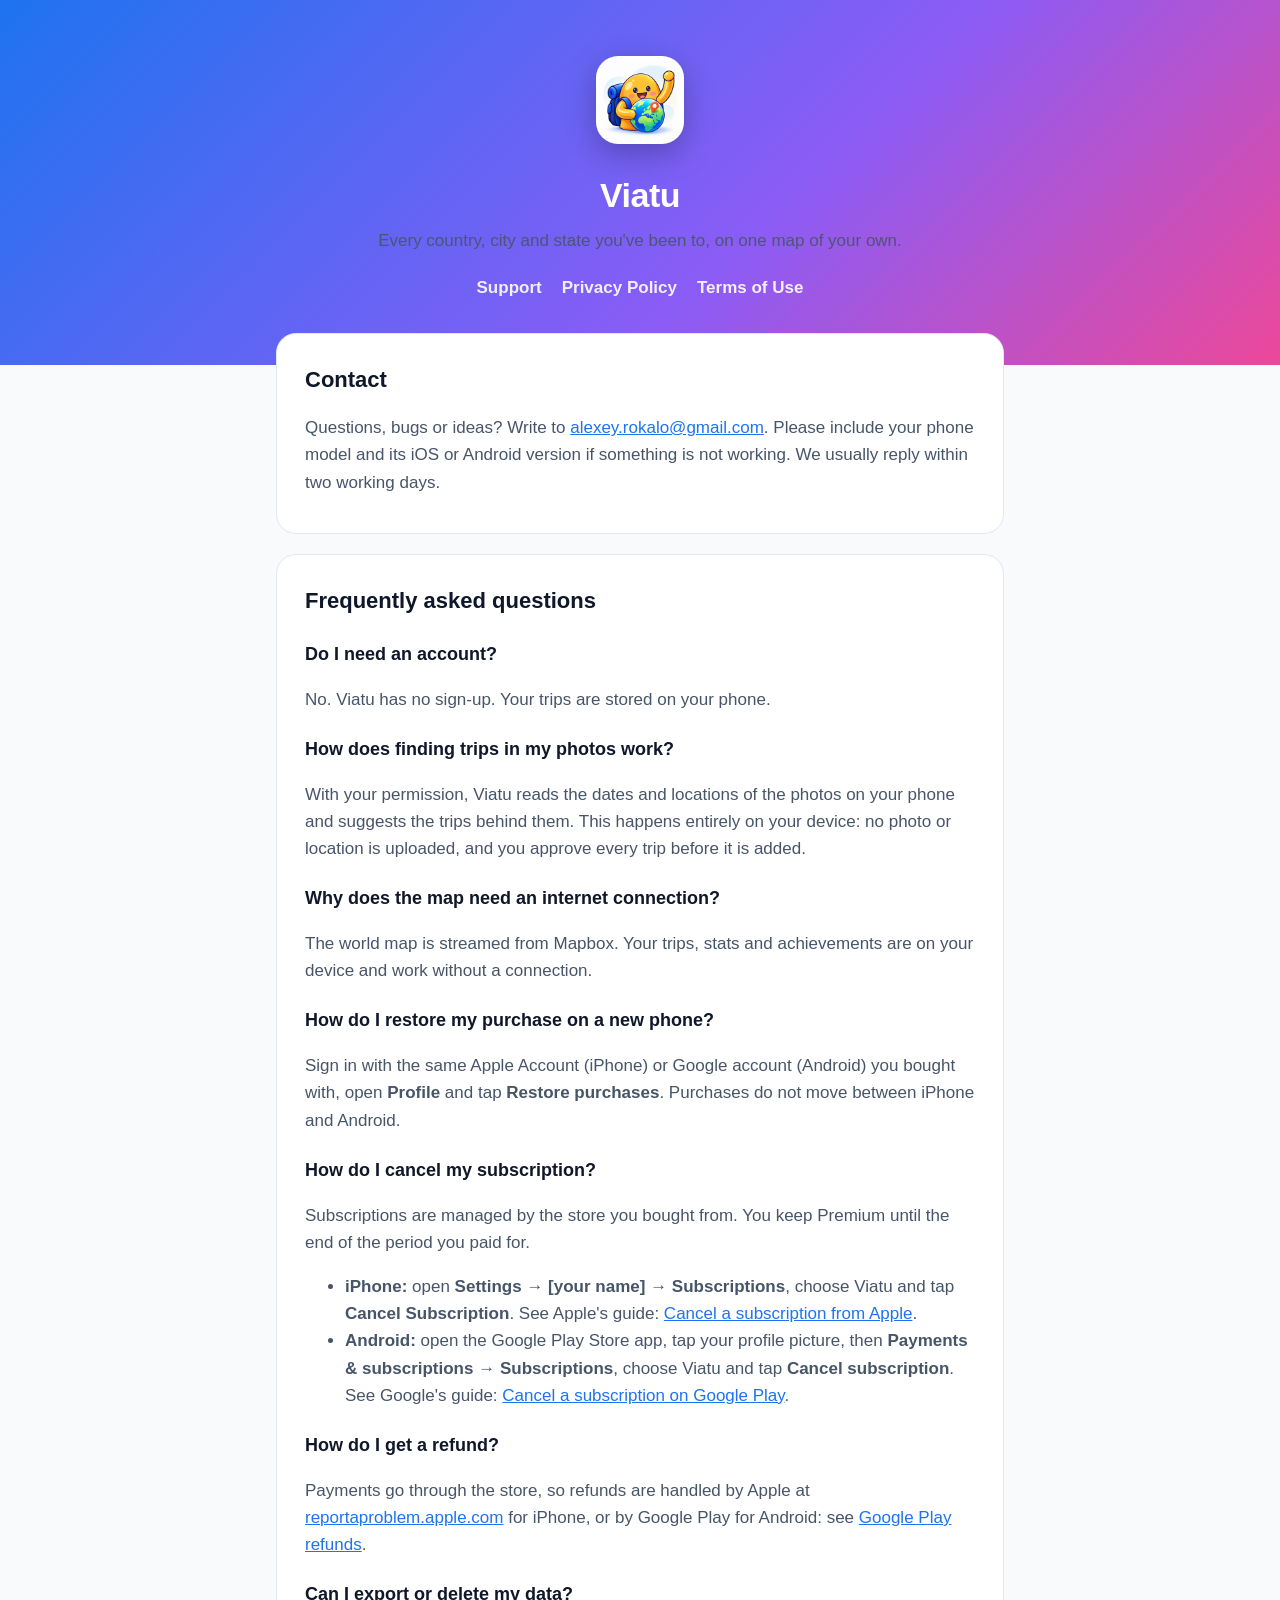
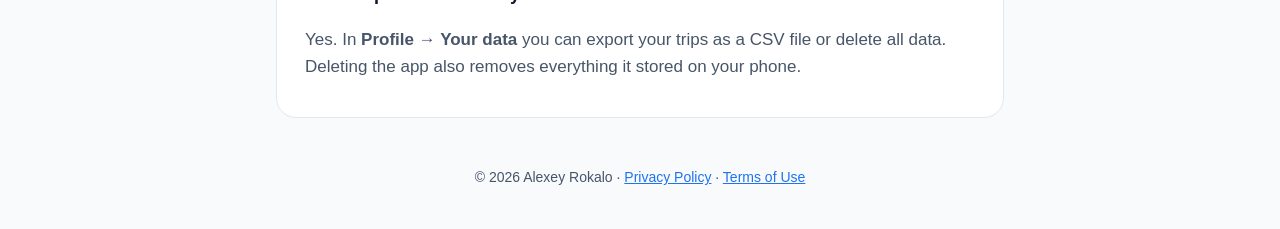
<file: index.html>
<!doctype html>
<html lang="en">
<head>
<meta charset="utf-8">
<meta name="viewport" content="width=device-width, initial-scale=1">
<title>Viatu: Travel Map &amp; Tracker — Support</title>
<meta name="description" content="Support for Viatu, the travel map and tracker for every country, city and state you've visited.">
<link rel="icon" href="icon.png">
<link rel="stylesheet" href="style.css">
</head>
<body>
<header>
  <img src="icon.png" alt="Viatu app icon">
  <h1>Viatu</h1>
  <p>Every country, city and state you've been to, on one map of your own.</p>
  <nav><a href="./">Support</a><a href="privacy/">Privacy Policy</a><a href="terms/">Terms of Use</a></nav>
</header>
<main>
  <section class="card">
    <h2>Contact</h2>
    <p>Questions, bugs or ideas? Write to <a href="mailto:alexey.rokalo@gmail.com?subject=Viatu%20support">alexey.rokalo@gmail.com</a>. Please include your phone model and its iOS or Android version if something is not working. We usually reply within two working days.</p>
  </section>

  <section class="card">
    <h2>Frequently asked questions</h2>

    <h3>Do I need an account?</h3>
    <p>No. Viatu has no sign-up. Your trips are stored on your phone.</p>

    <h3>How does finding trips in my photos work?</h3>
    <p>With your permission, Viatu reads the dates and locations of the photos on your phone and suggests the trips behind them. This happens entirely on your device: no photo or location is uploaded, and you approve every trip before it is added.</p>

    <h3>Why does the map need an internet connection?</h3>
    <p>The world map is streamed from Mapbox. Your trips, stats and achievements are on your device and work without a connection.</p>

    <h3>How do I restore my purchase on a new phone?</h3>
    <p>Sign in with the same Apple Account (iPhone) or Google account (Android) you bought with, open <b>Profile</b> and tap <b>Restore purchases</b>. Purchases do not move between iPhone and Android.</p>

    <h3>How do I cancel my subscription?</h3>
    <p>Subscriptions are managed by the store you bought from. You keep Premium until the end of the period you paid for.</p>
    <ul>
      <li><b>iPhone:</b> open <b>Settings → [your name] → Subscriptions</b>, choose Viatu and tap <b>Cancel Subscription</b>. See Apple's guide: <a href="https://support.apple.com/en-us/118428">Cancel a subscription from Apple</a>.</li>
      <li><b>Android:</b> open the Google Play Store app, tap your profile picture, then <b>Payments &amp; subscriptions → Subscriptions</b>, choose Viatu and tap <b>Cancel subscription</b>. See Google's guide: <a href="https://support.google.com/googleplay/answer/7018481">Cancel a subscription on Google Play</a>.</li>
    </ul>

    <h3>How do I get a refund?</h3>
    <p>Payments go through the store, so refunds are handled by Apple at <a href="https://reportaproblem.apple.com">reportaproblem.apple.com</a> for iPhone, or by Google Play for Android: see <a href="https://support.google.com/googleplay/answer/2479637">Google Play refunds</a>.</p>

    <h3>Can I export or delete my data?</h3>
    <p>Yes. In <b>Profile → Your data</b> you can export your trips as a CSV file or delete all data. Deleting the app also removes everything it stored on your phone.</p>
  </section>
</main>
<footer>© 2026 Alexey Rokalo · <a href="privacy/">Privacy Policy</a> · <a href="terms/">Terms of Use</a></footer>
</body>
</html>
</file>
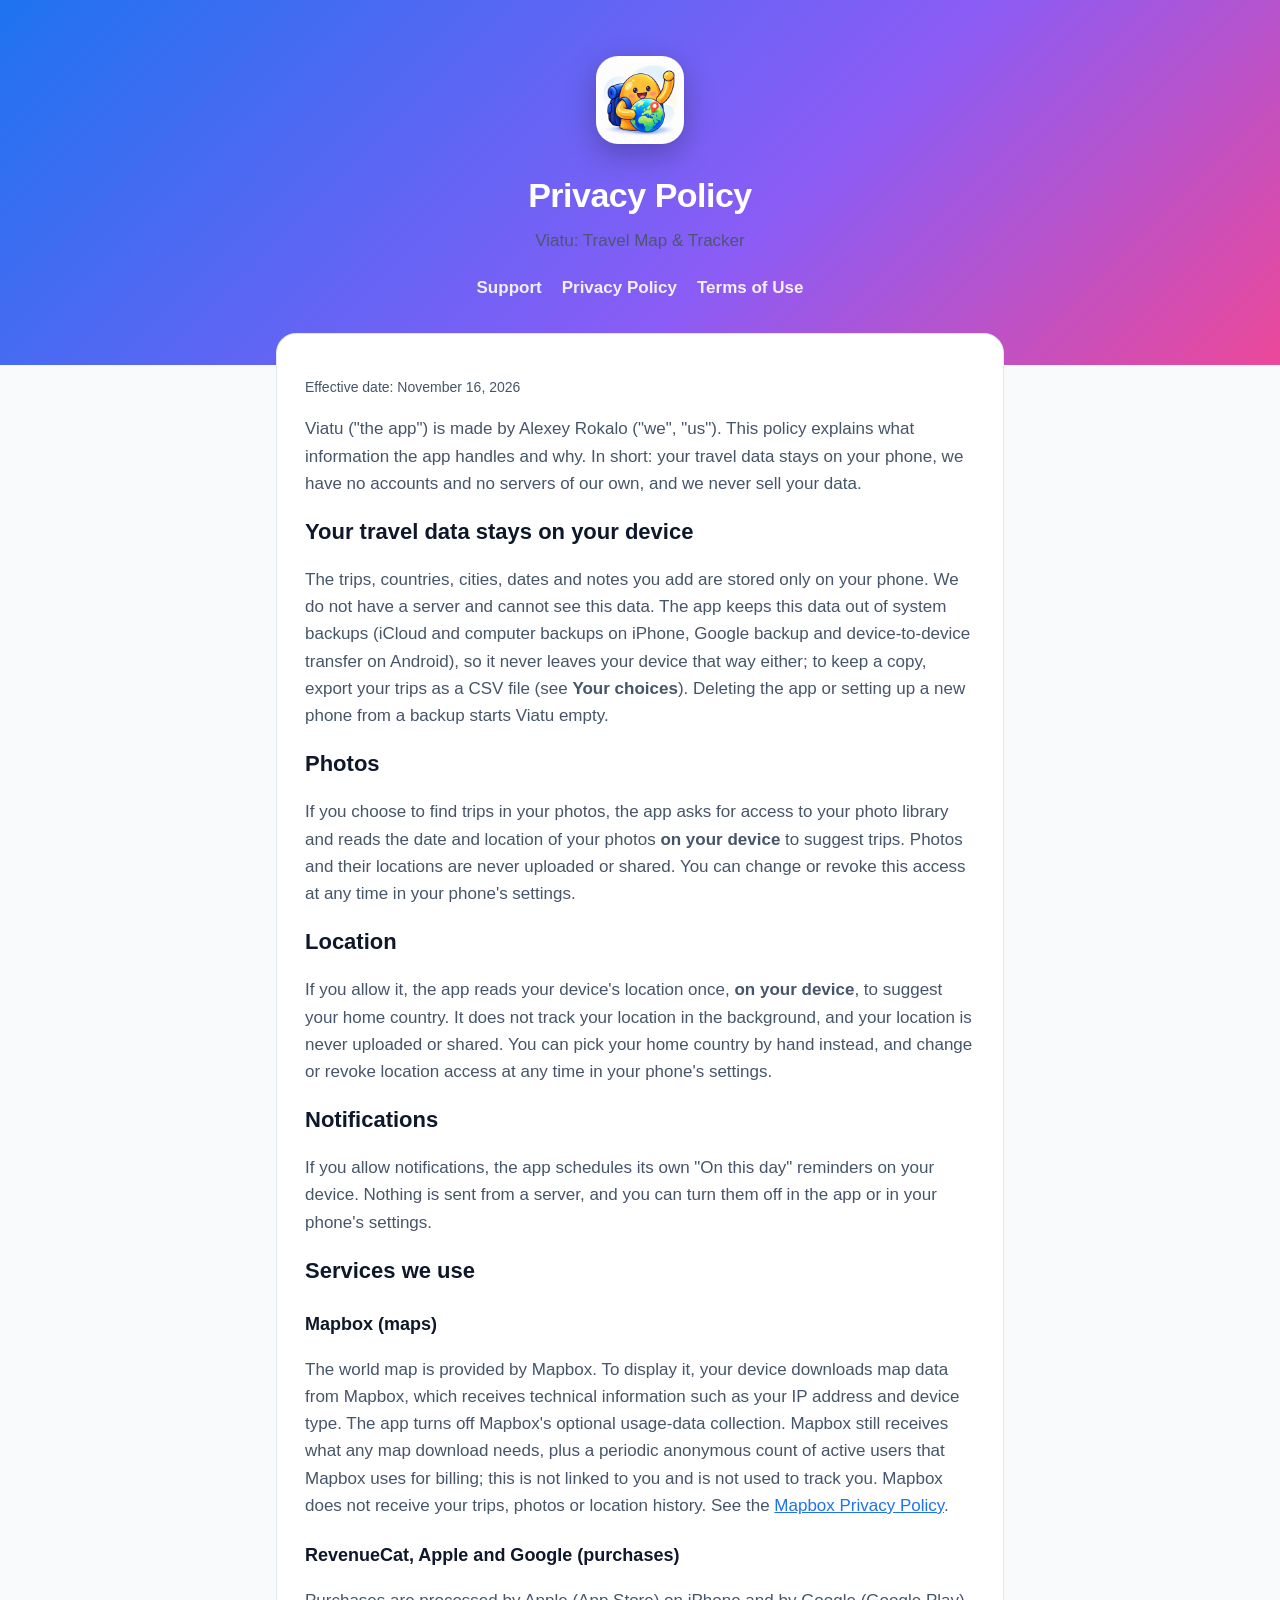
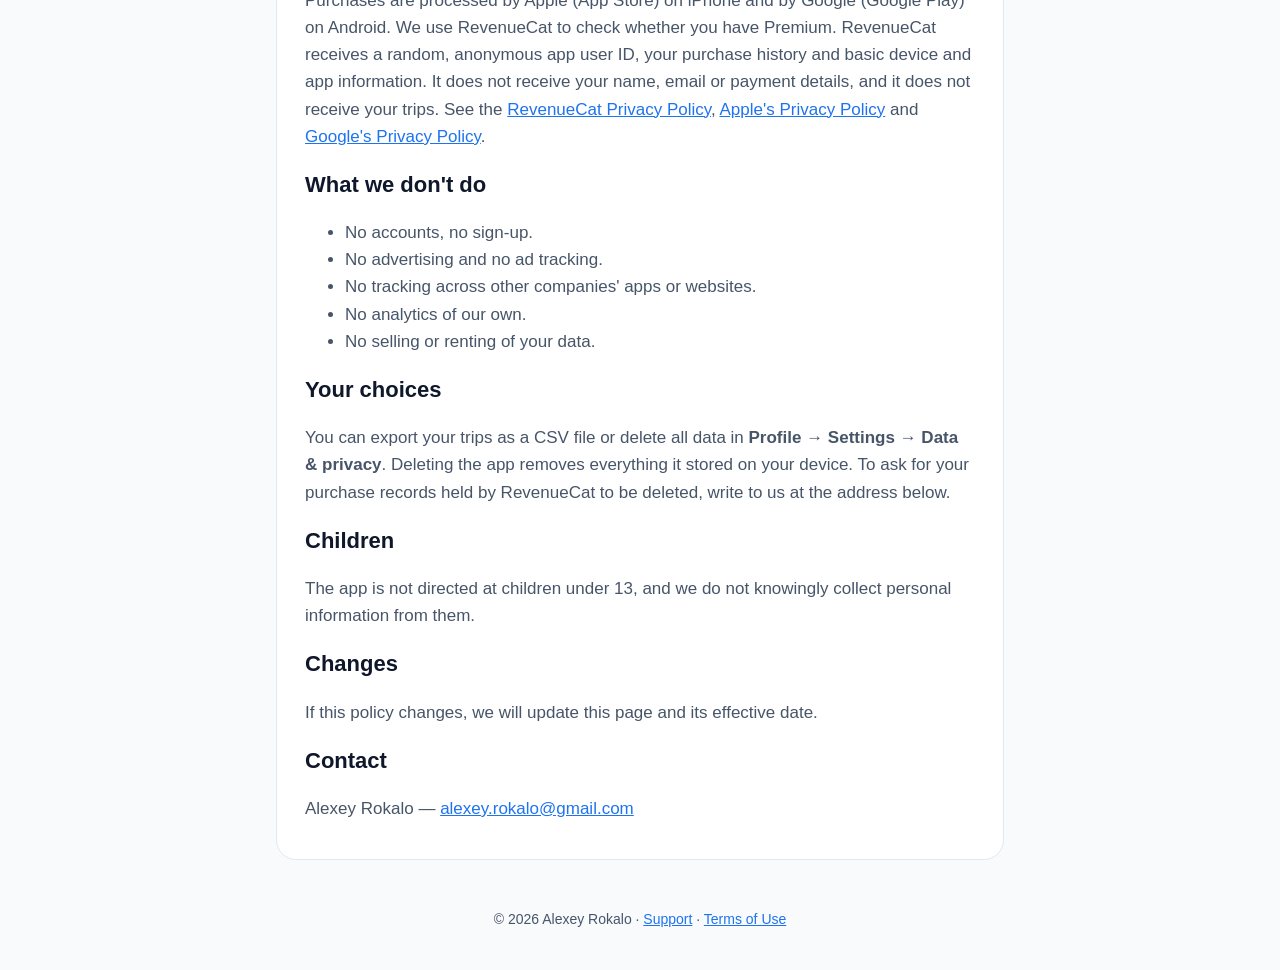
<file: privacy/index.html>
<!doctype html>
<html lang="en">
<head>
<meta charset="utf-8">
<meta name="viewport" content="width=device-width, initial-scale=1">
<title>Viatu — Privacy Policy</title>
<link rel="icon" href="../icon.png">
<link rel="stylesheet" href="../style.css">
</head>
<body>
<header>
  <img src="../icon.png" alt="Viatu app icon">
  <h1>Privacy Policy</h1>
  <p>Viatu: Travel Map &amp; Tracker</p>
  <nav><a href="../">Support</a><a href="./">Privacy Policy</a><a href="../terms/">Terms of Use</a></nav>
</header>
<main>
  <section class="card">
    <p class="updated">Effective date: November 16, 2026</p>
    <p>Viatu ("the app") is made by Alexey Rokalo ("we", "us"). This policy explains what information the app handles and why. In short: your travel data stays on your phone, we have no accounts and no servers of our own, and we never sell your data.</p>

    <h2>Your travel data stays on your device</h2>
    <p>The trips, countries, cities, dates and notes you add are stored only on your phone. We do not have a server and cannot see this data. The app keeps this data out of system backups (iCloud and computer backups on iPhone, Google backup and device-to-device transfer on Android), so it never leaves your device that way either; to keep a copy, export your trips as a CSV file (see <b>Your choices</b>). Deleting the app or setting up a new phone from a backup starts Viatu empty.</p>

    <h2>Photos</h2>
    <p>If you choose to find trips in your photos, the app asks for access to your photo library and reads the date and location of your photos <b>on your device</b> to suggest trips. Photos and their locations are never uploaded or shared. You can change or revoke this access at any time in your phone's settings.</p>

    <h2>Location</h2>
    <p>If you allow it, the app reads your device's location once, <b>on your device</b>, to suggest your home country. It does not track your location in the background, and your location is never uploaded or shared. You can pick your home country by hand instead, and change or revoke location access at any time in your phone's settings.</p>

    <h2>Notifications</h2>
    <p>If you allow notifications, the app schedules its own "On this day" reminders on your device. Nothing is sent from a server, and you can turn them off in the app or in your phone's settings.</p>

    <h2>Services we use</h2>
    <h3>Mapbox (maps)</h3>
    <p>The world map is provided by Mapbox. To display it, your device downloads map data from Mapbox, which receives technical information such as your IP address and device type. The app turns off Mapbox's optional usage-data collection. Mapbox still receives what any map download needs, plus a periodic anonymous count of active users that Mapbox uses for billing; this is not linked to you and is not used to track you. Mapbox does not receive your trips, photos or location history. See the <a href="https://www.mapbox.com/legal/privacy">Mapbox Privacy Policy</a>.</p>
    <h3>RevenueCat, Apple and Google (purchases)</h3>
    <p>Purchases are processed by Apple (App Store) on iPhone and by Google (Google Play) on Android. We use RevenueCat to check whether you have Premium. RevenueCat receives a random, anonymous app user ID, your purchase history and basic device and app information. It does not receive your name, email or payment details, and it does not receive your trips. See the <a href="https://www.revenuecat.com/privacy">RevenueCat Privacy Policy</a>, <a href="https://www.apple.com/legal/privacy/">Apple's Privacy Policy</a> and <a href="https://policies.google.com/privacy">Google's Privacy Policy</a>.</p>

    <h2>What we don't do</h2>
    <ul>
      <li>No accounts, no sign-up.</li>
      <li>No advertising and no ad tracking.</li>
      <li>No tracking across other companies' apps or websites.</li>
      <li>No analytics of our own.</li>
      <li>No selling or renting of your data.</li>
    </ul>

    <h2>Your choices</h2>
    <p>You can export your trips as a CSV file or delete all data in <b>Profile → Settings → Data &amp; privacy</b>. Deleting the app removes everything it stored on your device. To ask for your purchase records held by RevenueCat to be deleted, write to us at the address below.</p>

    <h2>Children</h2>
    <p>The app is not directed at children under 13, and we do not knowingly collect personal information from them.</p>

    <h2>Changes</h2>
    <p>If this policy changes, we will update this page and its effective date.</p>

    <h2>Contact</h2>
    <p>Alexey Rokalo — <a href="mailto:alexey.rokalo@gmail.com?subject=Viatu%20privacy">alexey.rokalo@gmail.com</a></p>
  </section>
</main>
<footer>© 2026 Alexey Rokalo · <a href="../">Support</a> · <a href="../terms/">Terms of Use</a></footer>
</body>
</html>
</file>
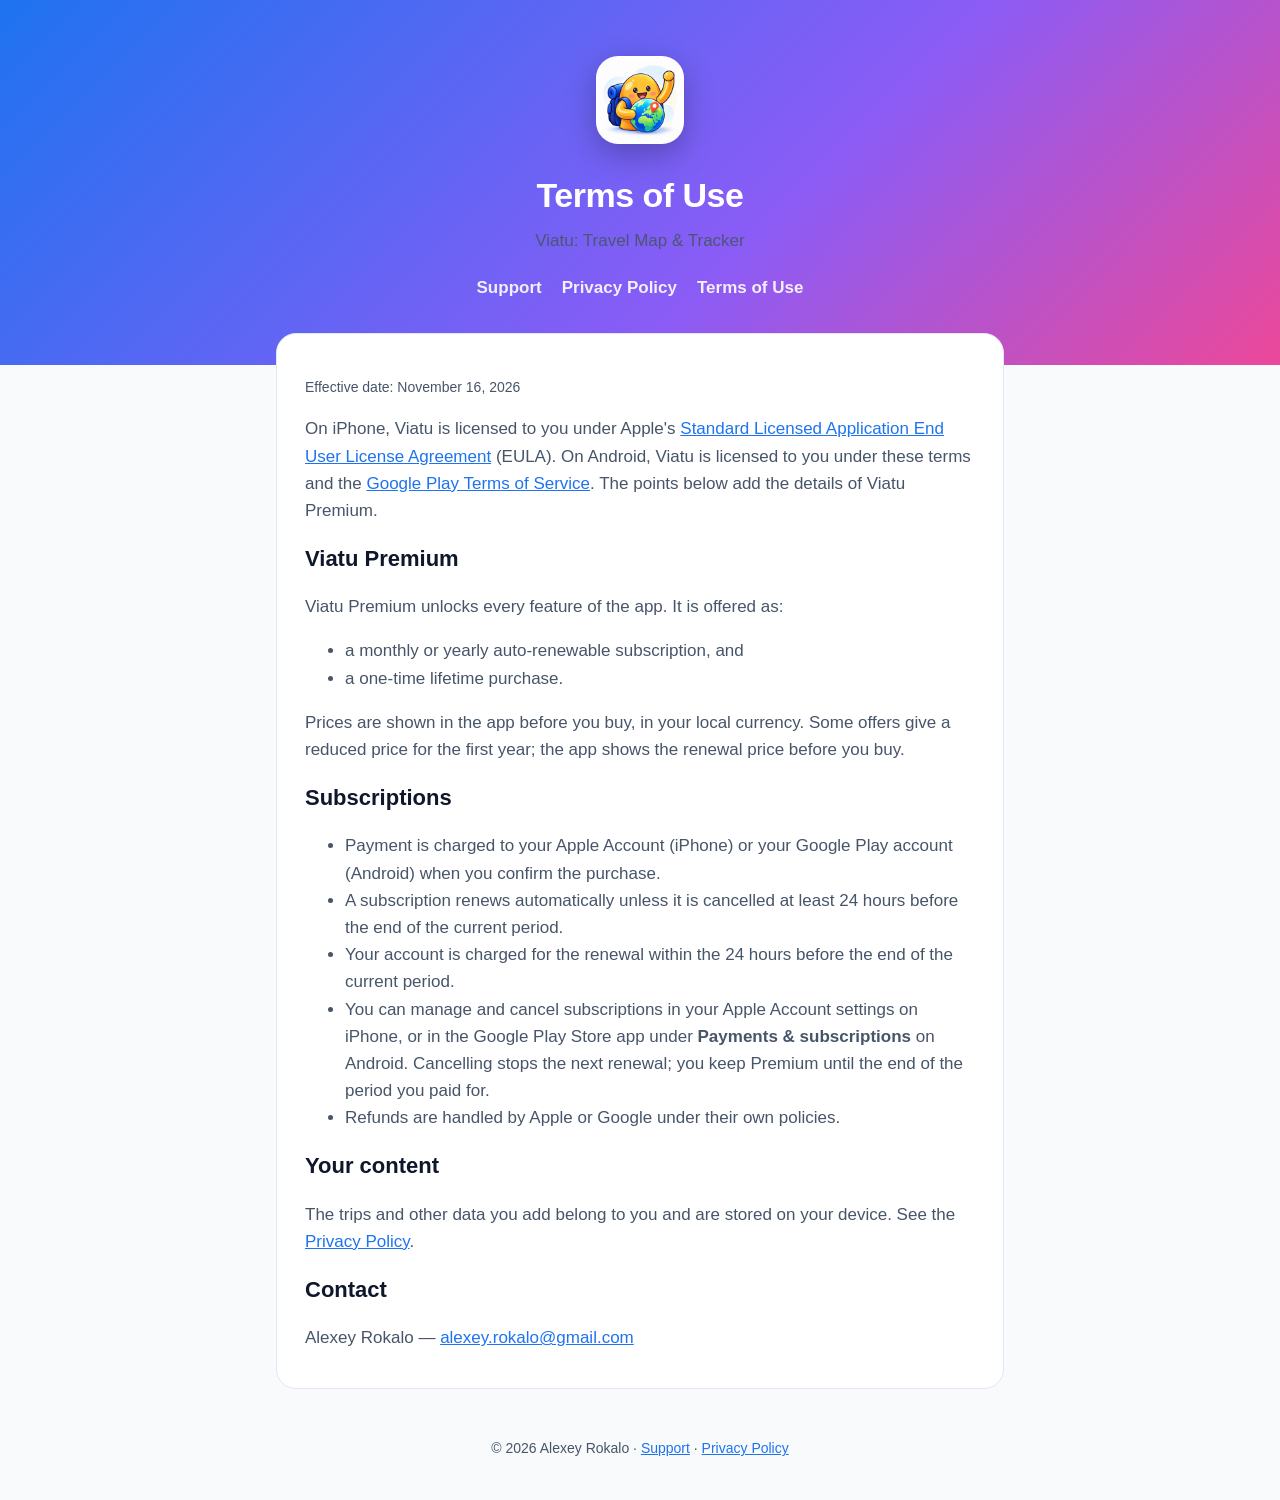
<file: terms/index.html>
<!doctype html>
<html lang="en">
<head>
<meta charset="utf-8">
<meta name="viewport" content="width=device-width, initial-scale=1">
<title>Viatu — Terms of Use</title>
<link rel="icon" href="../icon.png">
<link rel="stylesheet" href="../style.css">
</head>
<body>
<header>
  <img src="../icon.png" alt="Viatu app icon">
  <h1>Terms of Use</h1>
  <p>Viatu: Travel Map &amp; Tracker</p>
  <nav><a href="../">Support</a><a href="../privacy/">Privacy Policy</a><a href="./">Terms of Use</a></nav>
</header>
<main>
  <section class="card">
    <p class="updated">Effective date: November 16, 2026</p>
    <p>On iPhone, Viatu is licensed to you under Apple's <a href="https://www.apple.com/legal/internet-services/itunes/dev/stdeula/">Standard Licensed Application End User License Agreement</a> (EULA). On Android, Viatu is licensed to you under these terms and the <a href="https://play.google.com/about/play-terms/">Google Play Terms of Service</a>. The points below add the details of Viatu Premium.</p>

    <h2>Viatu Premium</h2>
    <p>Viatu Premium unlocks every feature of the app. It is offered as:</p>
    <ul>
      <li>a monthly or yearly auto-renewable subscription, and</li>
      <li>a one-time lifetime purchase.</li>
    </ul>
    <p>Prices are shown in the app before you buy, in your local currency. Some offers give a reduced price for the first year; the app shows the renewal price before you buy.</p>

    <h2>Subscriptions</h2>
    <ul>
      <li>Payment is charged to your Apple Account (iPhone) or your Google Play account (Android) when you confirm the purchase.</li>
      <li>A subscription renews automatically unless it is cancelled at least 24 hours before the end of the current period.</li>
      <li>Your account is charged for the renewal within the 24 hours before the end of the current period.</li>
      <li>You can manage and cancel subscriptions in your Apple Account settings on iPhone, or in the Google Play Store app under <b>Payments &amp; subscriptions</b> on Android. Cancelling stops the next renewal; you keep Premium until the end of the period you paid for.</li>
      <li>Refunds are handled by Apple or Google under their own policies.</li>
    </ul>

    <h2>Your content</h2>
    <p>The trips and other data you add belong to you and are stored on your device. See the <a href="../privacy/">Privacy Policy</a>.</p>

    <h2>Contact</h2>
    <p>Alexey Rokalo — <a href="mailto:alexey.rokalo@gmail.com?subject=Viatu%20terms">alexey.rokalo@gmail.com</a></p>
  </section>
</main>
<footer>© 2026 Alexey Rokalo · <a href="../">Support</a> · <a href="../privacy/">Privacy Policy</a></footer>
</body>
</html>
</file>
<file: style.css>
:root { --ink:#0f172a; --muted:#475569; --line:#e2e8f0; --brand:#1E73F0; --bg:#f8fafc; --card:#fff; }
@media (prefers-color-scheme: dark) { :root { --ink:#e2e8f0; --muted:#94a3b8; --line:#1e293b; --bg:#0b1120; --card:#0f172a; --brand:#4C93F5; } }
* { box-sizing: border-box; }
body { margin:0; font:17px/1.6 -apple-system, BlinkMacSystemFont, "Segoe UI", Roboto, sans-serif; color:var(--ink); background:var(--bg); }
header { background: linear-gradient(135deg,#1E73F0,#8B5CF6 60%,#EC4899); color:#fff; padding:56px 20px 64px; text-align:center; }
header img { width:88px; height:88px; border-radius:22px; box-shadow:0 10px 30px rgba(0,0,0,.25); }
header h1 { margin:16px 0 4px; font-size:34px; letter-spacing:-.5px; }
header p { margin:0; opacity:.9; }
nav { display:flex; gap:20px; justify-content:center; margin-top:20px; flex-wrap:wrap; }
nav a { color:#fff; opacity:.9; text-decoration:none; font-weight:600; }
nav a:hover { opacity:1; text-decoration:underline; }
main { max-width:760px; margin:-32px auto 48px; padding:0 16px; }
.card { background:var(--card); border:1px solid var(--line); border-radius:20px; padding:28px 28px 20px; margin-bottom:20px; }
h2 { font-size:22px; margin:0 0 10px; }
h3 { font-size:18px; margin:22px 0 6px; }
p, li { color:var(--muted); }
a { color:var(--brand); }
.updated { font-size:14px; color:var(--muted); }
footer { text-align:center; color:var(--muted); font-size:14px; padding:0 16px 40px; }
</file>
